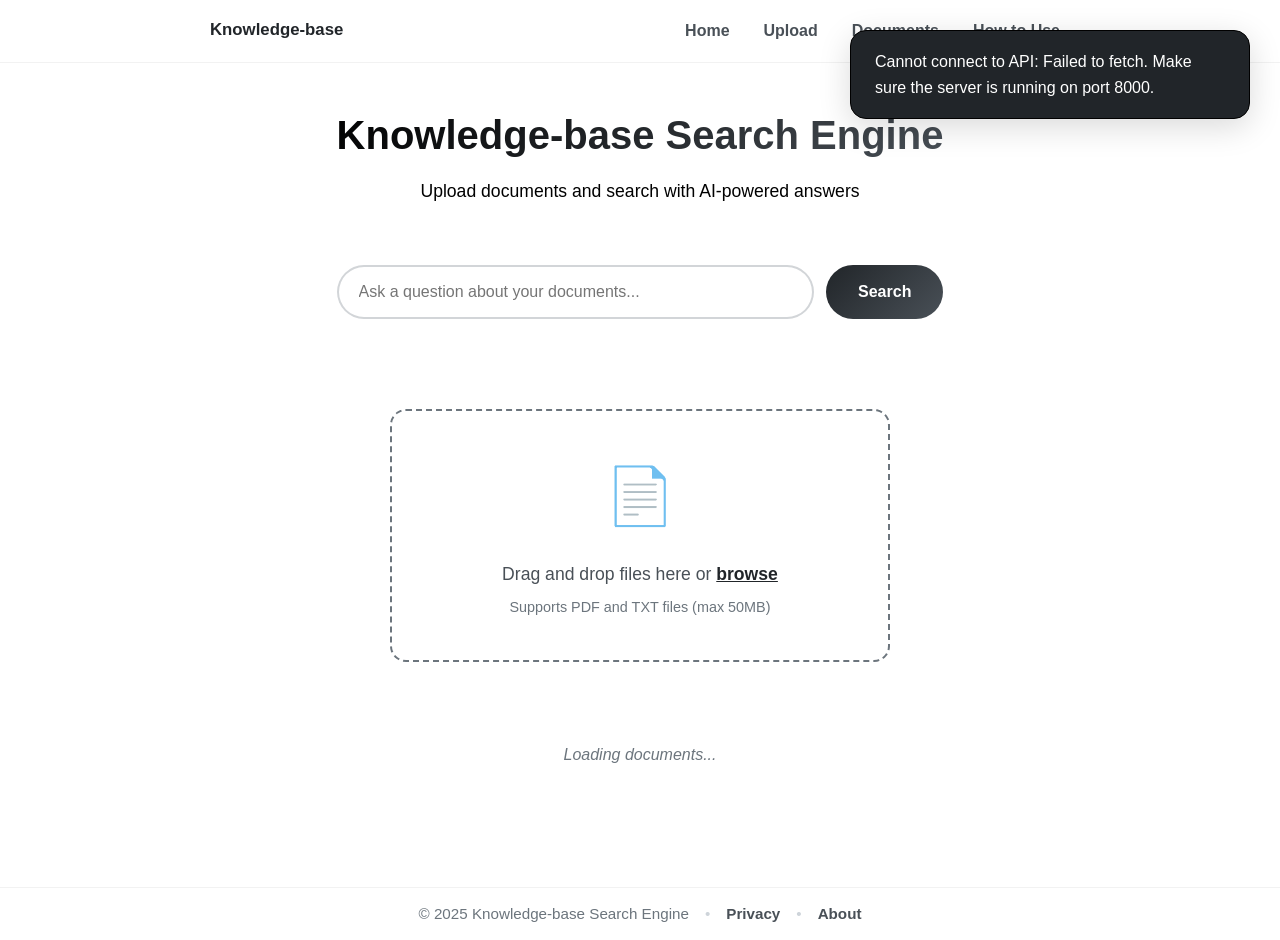
<file: frontend/index.html>
<!DOCTYPE html>
<html lang="en">
<head>
    <meta charset="UTF-8">
    <meta name="viewport" content="width=device-width, initial-scale=1.0">
    <title>Knowledge-base Search Engine</title>
    <link rel="stylesheet" href="styles.css">
</head>
<body>
    <!-- Top navigation -->
    <nav class="navbar">
        <div class="nav-inner">
            <a class="brand" href="#">Knowledge-base</a>
            <div class="nav-links">
                <a class="nav-link" href="#">Home</a>
                <a class="nav-link" href="#uploadArea">Upload</a>
                <a class="nav-link" href="#documentsList">Documents</a>
                <a class="nav-link" href="how-to-use.html">How to Use</a>
            </div>
        </div>
    </nav>
    <div class="app">
        <!-- Header -->
        <header class="header">
            <h1>Knowledge-base Search Engine</h1>
            <p class="subtitle">Upload documents and search with AI-powered answers</p>
        </header>

        <!-- Main Content Area -->
        <main class="main">
            <!-- Search Section (Primary) -->
            <div class="search-section">
                <div class="search-container">
                    <input type="text" id="searchInput" placeholder="Ask a question about your documents..." class="search-input">
                    <button id="searchButton" class="search-button">Search</button>
                </div>
                
                <div class="search-results" id="searchResults" style="display: none;">
                    <div class="answer-content" id="answerContent"></div>
                    <div class="sources-list" id="sourcesList"></div>
                </div>
                
                <div class="search-loading" id="searchLoading" style="display: none;">
                    <div class="loading-spinner"></div>
                    <p>Searching documents...</p>
                </div>
            </div>

            <!-- Upload Area -->
            <div class="upload-area" id="uploadArea">
                <div class="upload-icon">📄</div>
                <p class="upload-text">Drag and drop files here or <span class="upload-link">browse</span></p>
                <p class="upload-hint">Supports PDF and TXT files (max 50MB)</p>
                <input type="file" id="fileInput" accept=".pdf,.txt" multiple hidden>
            </div>
            
            <div class="upload-progress" id="uploadProgress" style="display: none;">
                <div class="progress-bar">
                    <div class="progress-fill" id="progressFill"></div>
                </div>
                <p class="progress-text" id="progressText">Uploading...</p>
            </div>

            <!-- Documents List -->
            <div class="documents-list" id="documentsList">
                <div class="loading" id="documentsLoading">Loading documents...</div>
            </div>
        </main>

        <!-- Status Messages -->
        <div class="status-message" id="statusMessage" style="display: none;"></div>
    </div>

    <!-- Footer (full width) -->
    <footer class="footer">
        <div class="footer-inner">
            <span>© 2025 Knowledge-base Search Engine</span>
            <span class="footer-divider">•</span>
            <a href="#" class="footer-link">Privacy</a>
            <span class="footer-divider">•</span>
            <a href="#" class="footer-link">About</a>
        </div>
    </footer>

    <script src="script.js"></script>
</body>
</html>
</file>
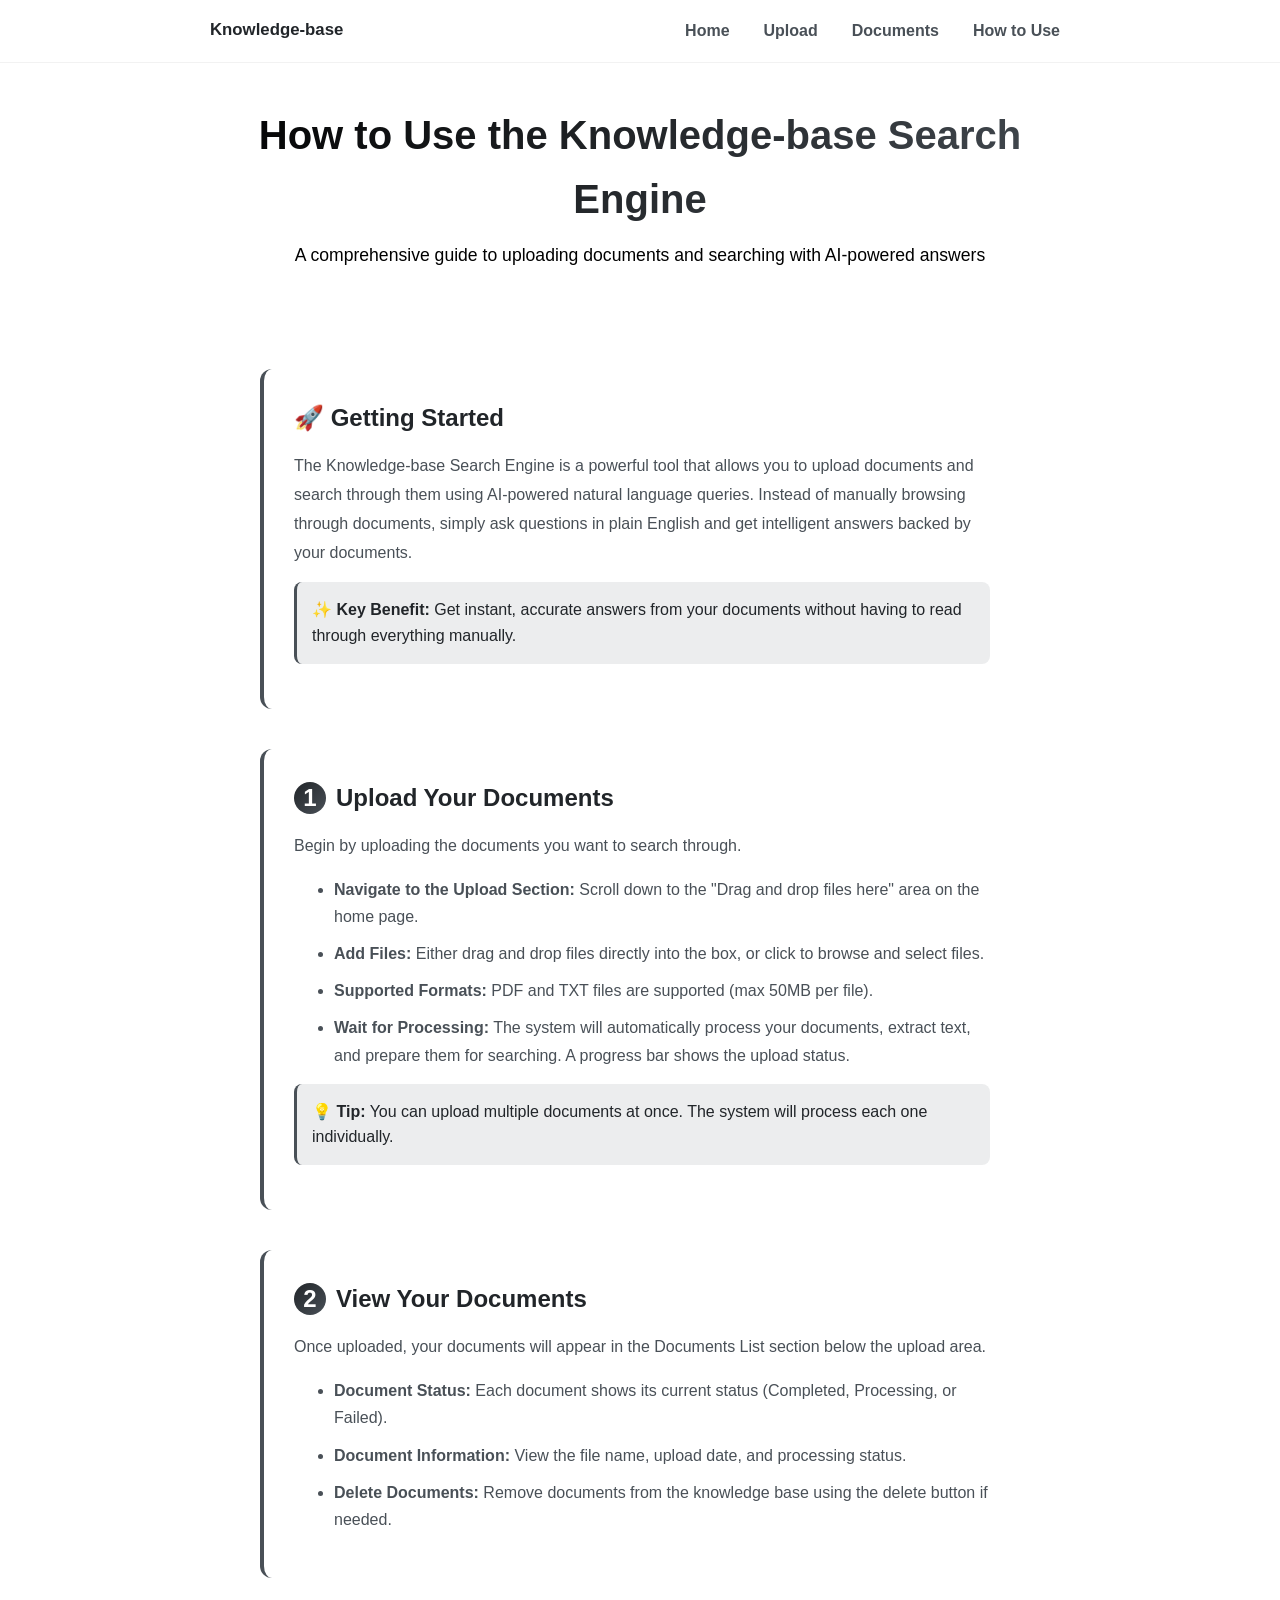
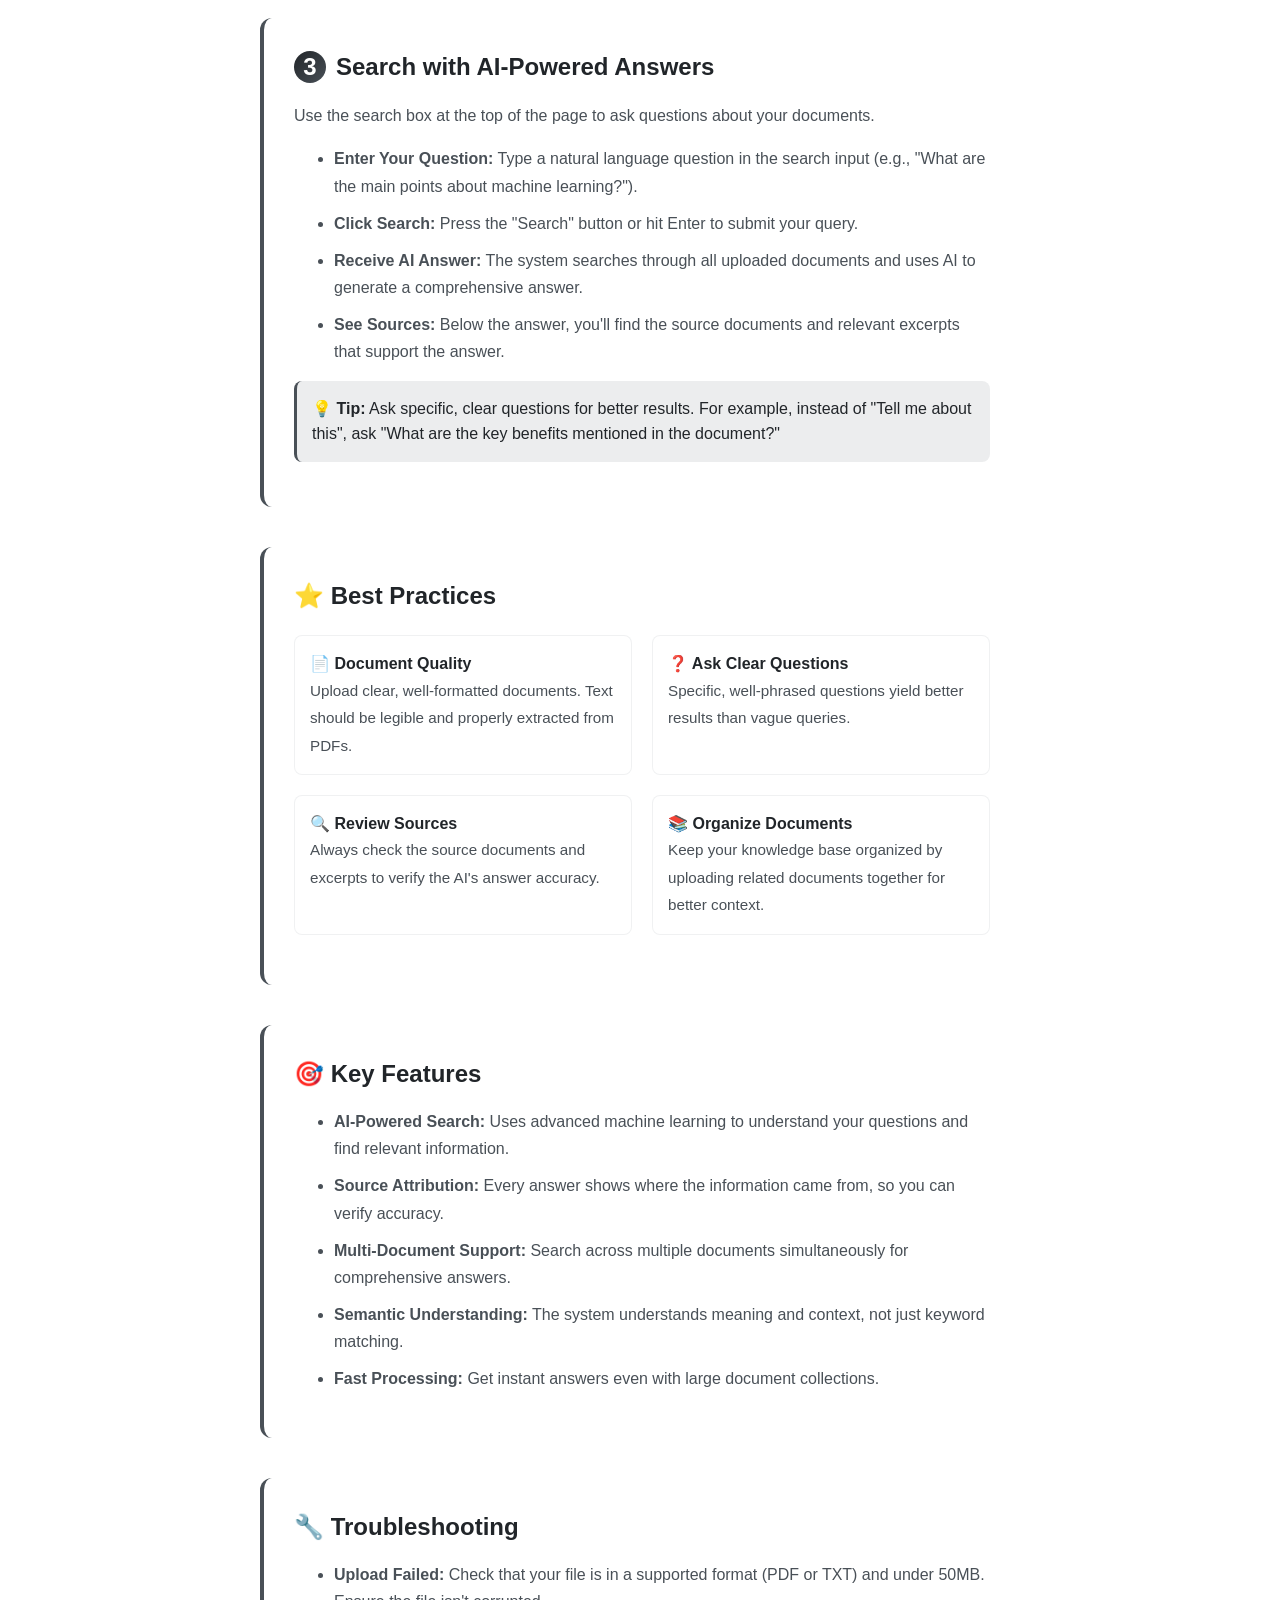
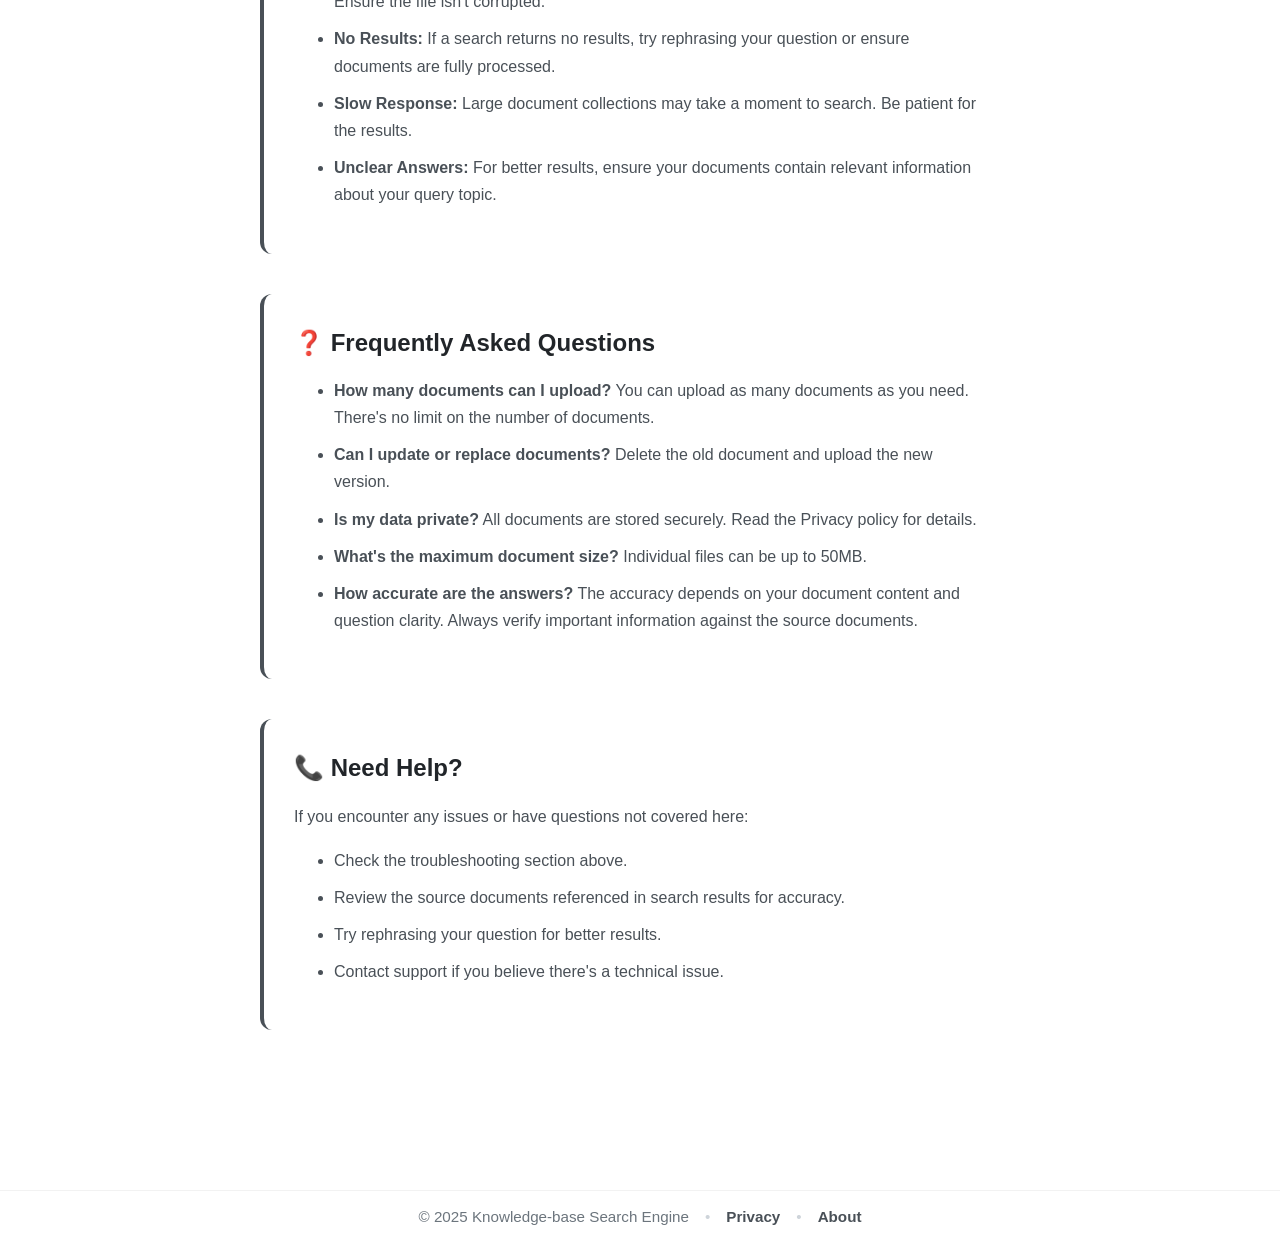
<file: frontend/how-to-use.html>
<!DOCTYPE html>
<html lang="en">
<head>
    <meta charset="UTF-8">
    <meta name="viewport" content="width=device-width, initial-scale=1.0">
    <title>How to Use - Knowledge-base Search Engine</title>
    <link rel="stylesheet" href="styles.css">
    <style>
        .guide-container {
            max-width: 800px;
            margin: 0 auto;
            padding: 40px 20px;
        }

        .guide-section {
            margin-bottom: 40px;
            background: var(--page-gradient);
            padding: 30px;
            border-radius: 12px;
            border-left: 4px solid #495057;
        }

        .guide-section h2 {
            font-size: 1.5rem;
            color: #212529;
            margin-bottom: 15px;
            font-weight: 600;
        }

        .guide-section p {
            color: #495057;
            line-height: 1.8;
            margin-bottom: 15px;
        }

        .guide-section ul {
            margin: 15px 0 15px 20px;
            padding-left: 20px;
        }

        .guide-section li {
            color: #495057;
            margin-bottom: 10px;
            line-height: 1.7;
        }

        .step-number {
            display: inline-block;
            width: 32px;
            height: 32px;
            background: linear-gradient(135deg, #212529 0%, #495057 100%);
            color: white;
            border-radius: 50%;
            text-align: center;
            line-height: 32px;
            margin-right: 10px;
            font-weight: 600;
        }

        .guide-highlight {
            background: rgba(73, 80, 87, 0.1);
            padding: 15px;
            border-radius: 8px;
            margin: 15px 0;
            border-left: 3px solid #495057;
        }

        .feature-grid {
            display: grid;
            grid-template-columns: 1fr 1fr;
            gap: 20px;
            margin: 20px 0;
        }

        .feature-card {
            background: rgba(255, 255, 255, 0.6);
            padding: 15px;
            border-radius: 8px;
            border: 1px solid rgba(108, 117, 125, 0.1);
        }

        .feature-card strong {
            color: #212529;
        }

        .feature-card p {
            margin-bottom: 0;
            font-size: 0.95rem;
        }

        /* Make page subtitle visible in black */
        .header .subtitle {
            color: #000000 !important;
        }

        @media (max-width: 768px) {
            .guide-container {
                padding: 20px 15px;
            }

            .guide-section {
                padding: 20px;
            }

            .feature-grid {
                grid-template-columns: 1fr;
            }
        }
    </style>
</head>
<body>
    <!-- Top navigation -->
    <nav class="navbar">
        <div class="nav-inner">
            <a class="brand" href="index.html">Knowledge-base</a>
            <div class="nav-links">
                <a class="nav-link" href="index.html">Home</a>
                <a class="nav-link" href="index.html#uploadArea">Upload</a>
                <a class="nav-link" href="index.html#documentsList">Documents</a>
                <a class="nav-link" href="how-to-use.html">How to Use</a>
            </div>
        </div>
    </nav>

    <div class="app">
        <!-- Page Header -->
        <header class="header">
            <h1>How to Use the Knowledge-base Search Engine</h1>
            <p class="subtitle">A comprehensive guide to uploading documents and searching with AI-powered answers</p>
        </header>

        <!-- Main Content -->
        <main class="guide-container">
            <!-- Getting Started -->
            <div class="guide-section">
                <h2>🚀 Getting Started</h2>
                <p>The Knowledge-base Search Engine is a powerful tool that allows you to upload documents and search through them using AI-powered natural language queries. Instead of manually browsing through documents, simply ask questions in plain English and get intelligent answers backed by your documents.</p>
                <div class="guide-highlight">
                    <strong>✨ Key Benefit:</strong> Get instant, accurate answers from your documents without having to read through everything manually.
                </div>
            </div>

            <!-- Step 1: Upload Documents -->
            <div class="guide-section">
                <h2><span class="step-number">1</span>Upload Your Documents</h2>
                <p>Begin by uploading the documents you want to search through.</p>
                <ul>
                    <li><strong>Navigate to the Upload Section:</strong> Scroll down to the "Drag and drop files here" area on the home page.</li>
                    <li><strong>Add Files:</strong> Either drag and drop files directly into the box, or click to browse and select files.</li>
                    <li><strong>Supported Formats:</strong> PDF and TXT files are supported (max 50MB per file).</li>
                    <li><strong>Wait for Processing:</strong> The system will automatically process your documents, extract text, and prepare them for searching. A progress bar shows the upload status.</li>
                </ul>
                <div class="guide-highlight">
                    <strong>💡 Tip:</strong> You can upload multiple documents at once. The system will process each one individually.
                </div>
            </div>

            <!-- Step 2: View Your Documents -->
            <div class="guide-section">
                <h2><span class="step-number">2</span>View Your Documents</h2>
                <p>Once uploaded, your documents will appear in the Documents List section below the upload area.</p>
                <ul>
                    <li><strong>Document Status:</strong> Each document shows its current status (Completed, Processing, or Failed).</li>
                    <li><strong>Document Information:</strong> View the file name, upload date, and processing status.</li>
                    <li><strong>Delete Documents:</strong> Remove documents from the knowledge base using the delete button if needed.</li>
                </ul>
            </div>

            <!-- Step 3: Search and Ask Questions -->
            <div class="guide-section">
                <h2><span class="step-number">3</span>Search with AI-Powered Answers</h2>
                <p>Use the search box at the top of the page to ask questions about your documents.</p>
                <ul>
                    <li><strong>Enter Your Question:</strong> Type a natural language question in the search input (e.g., "What are the main points about machine learning?").</li>
                    <li><strong>Click Search:</strong> Press the "Search" button or hit Enter to submit your query.</li>
                    <li><strong>Receive AI Answer:</strong> The system searches through all uploaded documents and uses AI to generate a comprehensive answer.</li>
                    <li><strong>See Sources:</strong> Below the answer, you'll find the source documents and relevant excerpts that support the answer.</li>
                </ul>
                <div class="guide-highlight">
                    <strong>💡 Tip:</strong> Ask specific, clear questions for better results. For example, instead of "Tell me about this", ask "What are the key benefits mentioned in the document?"
                </div>
            </div>

            <!-- Best Practices -->
            <div class="guide-section">
                <h2>⭐ Best Practices</h2>
                <div class="feature-grid">
                    <div class="feature-card">
                        <strong>📄 Document Quality</strong>
                        <p>Upload clear, well-formatted documents. Text should be legible and properly extracted from PDFs.</p>
                    </div>
                    <div class="feature-card">
                        <strong>❓ Ask Clear Questions</strong>
                        <p>Specific, well-phrased questions yield better results than vague queries.</p>
                    </div>
                    <div class="feature-card">
                        <strong>🔍 Review Sources</strong>
                        <p>Always check the source documents and excerpts to verify the AI's answer accuracy.</p>
                    </div>
                    <div class="feature-card">
                        <strong>📚 Organize Documents</strong>
                        <p>Keep your knowledge base organized by uploading related documents together for better context.</p>
                    </div>
                </div>
            </div>

            <!-- Features Explained -->
            <div class="guide-section">
                <h2>🎯 Key Features</h2>
                <ul>
                    <li><strong>AI-Powered Search:</strong> Uses advanced machine learning to understand your questions and find relevant information.</li>
                    <li><strong>Source Attribution:</strong> Every answer shows where the information came from, so you can verify accuracy.</li>
                    <li><strong>Multi-Document Support:</strong> Search across multiple documents simultaneously for comprehensive answers.</li>
                    <li><strong>Semantic Understanding:</strong> The system understands meaning and context, not just keyword matching.</li>
                    <li><strong>Fast Processing:</strong> Get instant answers even with large document collections.</li>
                </ul>
            </div>

            <!-- Troubleshooting -->
            <div class="guide-section">
                <h2>🔧 Troubleshooting</h2>
                <ul>
                    <li><strong>Upload Failed:</strong> Check that your file is in a supported format (PDF or TXT) and under 50MB. Ensure the file isn't corrupted.</li>
                    <li><strong>No Results:</strong> If a search returns no results, try rephrasing your question or ensure documents are fully processed.</li>
                    <li><strong>Slow Response:</strong> Large document collections may take a moment to search. Be patient for the results.</li>
                    <li><strong>Unclear Answers:</strong> For better results, ensure your documents contain relevant information about your query topic.</li>
                </ul>
            </div>

            <!-- FAQ -->
            <div class="guide-section">
                <h2>❓ Frequently Asked Questions</h2>
                <ul>
                    <li><strong>How many documents can I upload?</strong> You can upload as many documents as you need. There's no limit on the number of documents.</li>
                    <li><strong>Can I update or replace documents?</strong> Delete the old document and upload the new version.</li>
                    <li><strong>Is my data private?</strong> All documents are stored securely. Read the Privacy policy for details.</li>
                    <li><strong>What's the maximum document size?</strong> Individual files can be up to 50MB.</li>
                    <li><strong>How accurate are the answers?</strong> The accuracy depends on your document content and question clarity. Always verify important information against the source documents.</li>
                </ul>
            </div>

            <!-- Getting Help -->
            <div class="guide-section">
                <h2>📞 Need Help?</h2>
                <p>If you encounter any issues or have questions not covered here:</p>
                <ul>
                    <li>Check the troubleshooting section above.</li>
                    <li>Review the source documents referenced in search results for accuracy.</li>
                    <li>Try rephrasing your question for better results.</li>
                    <li>Contact support if you believe there's a technical issue.</li>
                </ul>
            </div>
        </main>
    </div>

    <!-- Footer (full width) -->
    <footer class="footer">
        <div class="footer-inner">
            <span>© 2025 Knowledge-base Search Engine</span>
            <span class="footer-divider">•</span>
            <a href="#" class="footer-link">Privacy</a>
            <span class="footer-divider">•</span>
            <a href="#" class="footer-link">About</a>
        </div>
    </footer>
</body>
</html>
</file>
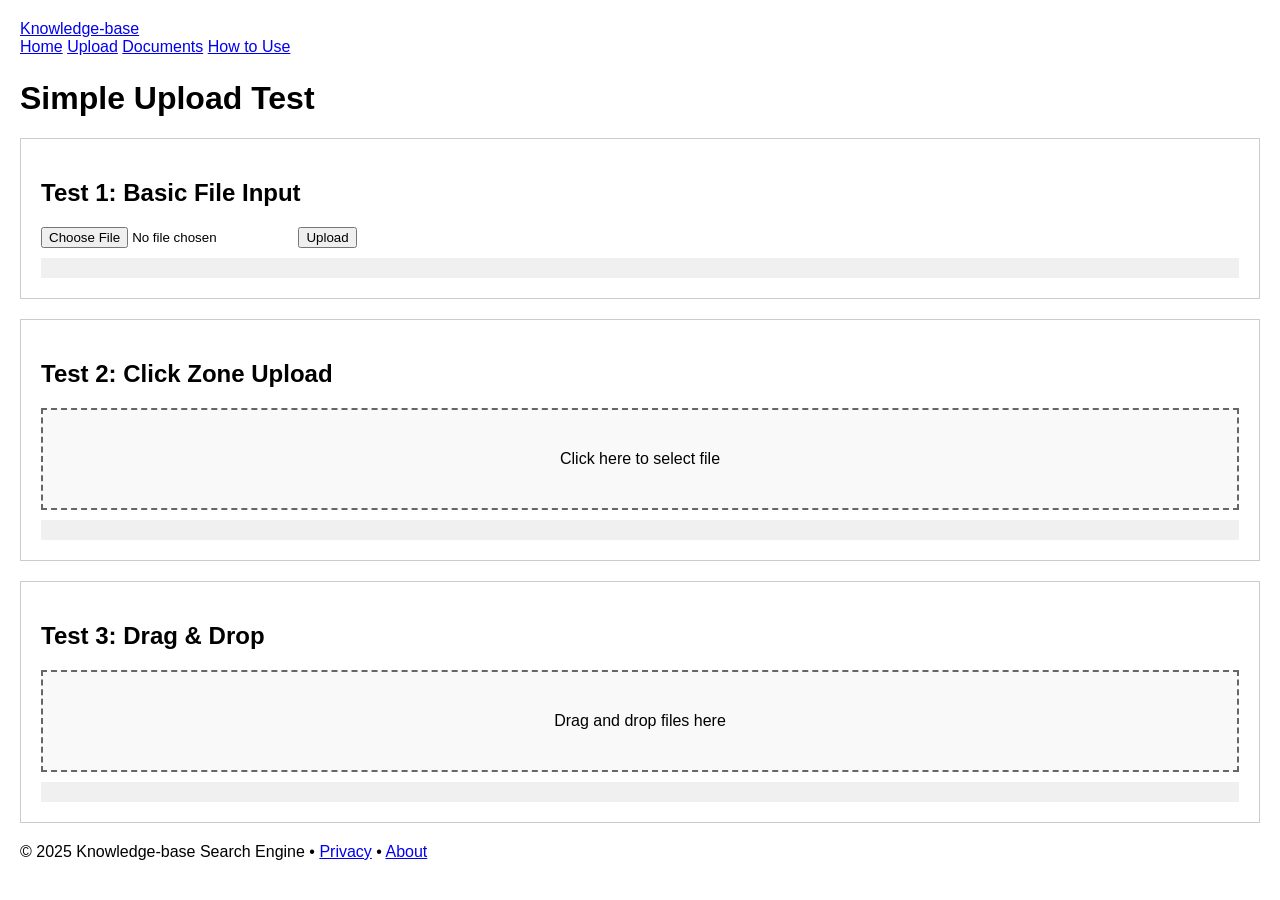
<file: frontend/simple_test.html>
<!DOCTYPE html>
<html lang="en">
<head>
    <meta charset="UTF-8">
    <meta name="viewport" content="width=device-width, initial-scale=1.0">
    <title>Simple Upload Test</title>
    <style>
        body { font-family: Arial, sans-serif; margin: 20px; }
        .test-area { margin: 20px 0; padding: 20px; border: 1px solid #ccc; }
        .upload-zone { 
            border: 2px dashed #666; 
            padding: 40px; 
            text-align: center; 
            cursor: pointer;
            background: #f9f9f9;
        }
        .upload-zone:hover { background: #f0f0f0; }
        .result { margin-top: 10px; padding: 10px; background: #f0f0f0; }
        .error { color: red; }
        .success { color: green; }
    </style>
</head>
<body>
    <!-- Top navigation -->
    <nav class="navbar">
        <div class="nav-inner">
            <a class="brand" href="index.html">Knowledge-base</a>
            <div class="nav-links">
                <a class="nav-link" href="index.html">Home</a>
                <a class="nav-link" href="index.html#uploadArea">Upload</a>
                <a class="nav-link" href="index.html#documentsList">Documents</a>
                <a class="nav-link" href="how-to-use.html">How to Use</a>
            </div>
        </div>
    </nav>

    <h1 style="margin-top: 24px;">Simple Upload Test</h1>
    
    <div class="test-area">
        <h2>Test 1: Basic File Input</h2>
        <input type="file" id="basicFileInput" accept=".pdf,.txt">
        <button onclick="testBasicUpload()">Upload</button>
        <div id="basicResult" class="result"></div>
    </div>
    
    <div class="test-area">
        <h2>Test 2: Click Zone Upload</h2>
        <div class="upload-zone" onclick="document.getElementById('clickFileInput').click()">
            Click here to select file
        </div>
        <input type="file" id="clickFileInput" accept=".pdf,.txt" style="display: none;">
        <div id="clickResult" class="result"></div>
    </div>
    
    <div class="test-area">
        <h2>Test 3: Drag & Drop</h2>
        <div class="upload-zone" id="dropZone">
            Drag and drop files here
        </div>
        <div id="dropResult" class="result"></div>
    </div>

    <script>
        const API_URL = 'http://localhost:8000';
        
        // Test 1: Basic file input
        async function testBasicUpload() {
            const fileInput = document.getElementById('basicFileInput');
            const resultDiv = document.getElementById('basicResult');
            
            if (!fileInput.files || fileInput.files.length === 0) {
                resultDiv.innerHTML = '<span class="error">No file selected</span>';
                return;
            }
            
            const file = fileInput.files[0];
            resultDiv.innerHTML = '<span>Uploading...</span>';
            
            try {
                const formData = new FormData();
                formData.append('file', file);
                
                const response = await fetch(`${API_URL}/documents`, {
                    method: 'POST',
                    body: formData
                });
                
                if (response.ok) {
                    const data = await response.json();
                    resultDiv.innerHTML = `<span class="success">Success!</span><br><pre>${JSON.stringify(data, null, 2)}</pre>`;
                } else {
                    const error = await response.text();
                    resultDiv.innerHTML = `<span class="error">Failed: ${response.status}</span><br><pre>${error}</pre>`;
                }
            } catch (error) {
                resultDiv.innerHTML = `<span class="error">Error: ${error.message}</span>`;
            }
        }
        
        // Test 2: Click zone
        document.getElementById('clickFileInput').addEventListener('change', async function(e) {
            const resultDiv = document.getElementById('clickResult');
            const file = e.target.files[0];
            
            if (!file) {
                resultDiv.innerHTML = '<span class="error">No file selected</span>';
                return;
            }
            
            resultDiv.innerHTML = '<span>Uploading...</span>';
            
            try {
                const formData = new FormData();
                formData.append('file', file);
                
                const response = await fetch(`${API_URL}/documents`, {
                    method: 'POST',
                    body: formData
                });
                
                if (response.ok) {
                    const data = await response.json();
                    resultDiv.innerHTML = `<span class="success">Success!</span><br><pre>${JSON.stringify(data, null, 2)}</pre>`;
                } else {
                    const error = await response.text();
                    resultDiv.innerHTML = `<span class="error">Failed: ${response.status}</span><br><pre>${error}</pre>`;
                }
            } catch (error) {
                resultDiv.innerHTML = `<span class="error">Error: ${error.message}</span>`;
            }
        });
        
        // Test 3: Drag and drop
        const dropZone = document.getElementById('dropZone');
        
        dropZone.addEventListener('dragover', (e) => {
            e.preventDefault();
            dropZone.style.background = '#e0e0e0';
        });
        
        dropZone.addEventListener('dragleave', (e) => {
            e.preventDefault();
            dropZone.style.background = '#f9f9f9';
        });
        
        dropZone.addEventListener('drop', async (e) => {
            e.preventDefault();
            dropZone.style.background = '#f9f9f9';
            
            const files = e.dataTransfer.files;
            const resultDiv = document.getElementById('dropResult');
            
            if (files.length === 0) {
                resultDiv.innerHTML = '<span class="error">No files dropped</span>';
                return;
            }
            
            const file = files[0];
            resultDiv.innerHTML = '<span>Uploading...</span>';
            
            try {
                const formData = new FormData();
                formData.append('file', file);
                
                const response = await fetch(`${API_URL}/documents`, {
                    method: 'POST',
                    body: formData
                });
                
                if (response.ok) {
                    const data = await response.json();
                    resultDiv.innerHTML = `<span class="success">Success!</span><br><pre>${JSON.stringify(data, null, 2)}</pre>`;
                } else {
                    const error = await response.text();
                    resultDiv.innerHTML = `<span class="error">Failed: ${response.status}</span><br><pre>${error}</pre>`;
                }
            } catch (error) {
                resultDiv.innerHTML = `<span class="error">Error: ${error.message}</span>`;
            }
        });
    </script>
        <!-- Footer (full width) -->
        <footer class="footer">
            <div class="footer-inner">
                <span>© 2025 Knowledge-base Search Engine</span>
                <span class="footer-divider">•</span>
                <a href="#" class="footer-link">Privacy</a>
                <span class="footer-divider">•</span>
                <a href="#" class="footer-link">About</a>
            </div>
        </footer>
</body>
</html>
</file>
<file: frontend/styles.css>
/* Knowledge-base Search Engine - Clean Single Page Design */

* {
    margin: 0;
    padding: 0;
    box-sizing: border-box;
}

:root {
    --page-gradient: #ffffff;
    --card-border: rgba(33,37,41,0.06);
    --muted: #6c757d;
}

html, body {
    height: 100%;
}

body {
    display: flex;
    flex-direction: column;
    font-family: -apple-system, BlinkMacSystemFont, 'Segoe UI', Roboto, Oxygen, Ubuntu, Cantarell, sans-serif;
    background: #ffffff;
    color: #212529;
    line-height: 1.6;
    min-height: 100vh;
}

/* Navigation bar */
.navbar {
    position: sticky;
    top: 0;
    width: 100%;
    background: rgba(255,255,255,0.85);
    backdrop-filter: blur(6px);
    border-bottom: 1px solid rgba(33,37,41,0.06);
    z-index: 100;
}
.nav-inner {
    max-width: 900px;
    margin: 0 auto;
    padding: 10px 20px;
    display: flex;
    align-items: center;
    justify-content: space-between;
    gap: 12px;
}
.brand {
    font-weight: 700;
    color: #212529;
    text-decoration: none;
    font-size: 1.05rem;
}
.nav-links {
    display: flex;
    gap: 14px;
    align-items: center;
}
.nav-link {
    color: #495057;
    text-decoration: none;
    padding: 8px 10px;
    border-radius: 8px;
    font-weight: 600;
}
.nav-link:hover {
    background: rgba(73,80,87,0.08);
    color: #212529;
}

/* Add spacing under sticky nav so body content isn't hidden */
.app { padding-top: 20px; }

/* Footer */
.footer {
    width: 100%;
    margin-top: 40px;
    border-top: 1px solid rgba(33,37,41,0.06);
    background: rgba(255,255,255,0.9);
    position: relative;
}
.footer-inner {
    max-width: 1200px; /* allow slightly wider centered content */
    margin: 0 auto;
    padding: 14px 20px;
    display: flex;
    gap: 8px;
    align-items: center;
    justify-content: center;
    color: #6c757d;
    font-size: 0.95rem;
}
.footer-link {
    color: #495057;
    text-decoration: none;
    font-weight: 600;
}
.footer-divider { margin: 0 8px; color: #ced4da; }

.app {
    max-width: 900px;
    margin: 0 auto;
    padding: 40px 20px;
    /* allow the main app area to grow so footer can be pushed to bottom */
    flex: 1 0 auto;
    display: flex;
    flex-direction: column;
}

/* Header */
.header {
    text-align: center;
    margin-bottom: 60px;
}

.header h1 {
    font-size: 2.5rem;
    font-weight: 700;
    margin-bottom: 10px;
    background: linear-gradient(135deg, #000000 0%, #495057 100%);
    -webkit-background-clip: text;
    -webkit-text-fill-color: transparent;
    background-clip: text;
}

.subtitle {
    font-size: 1.1rem;
    /* pure black for maximum visibility */
    color: #000000;
    font-weight: 300;
}

/* Main Content */
.main {
    display: flex;
    flex-direction: column;
    gap: 40px;
    align-items: center;
}

/* Search Section */
.search-section {
    width: 100%;
    max-width: 700px;
    margin-bottom: 20px;
}

/* Upload Area */
.upload-area {
    width: 100%;
    max-width: 500px;
    border: 2px dashed var(--muted);
    border-radius: 16px;
    padding: 40px 30px;
    text-align: center;
    cursor: pointer;
    transition: all 0.3s ease;
    /* use the same page gradient so the card matches the page */
    background: var(--page-gradient);
    backdrop-filter: blur(6px);
}

.upload-area:hover {
    border-color: #495057;
    /* slightly lighten the card on hover while keeping same gradient */
    background: linear-gradient(135deg, #ffffff 0%, #f1f3f5 100%);
    transform: translateY(-2px);
    box-shadow: 0 8px 25px rgba(0, 0, 0, 0.1);
}

.upload-area.dragover {
    border-color: #212529;
    background: linear-gradient(135deg, #ffffff 0%, #f3f4f5 100%);
    transform: translateY(-2px);
    box-shadow: 0 12px 30px rgba(0, 0, 0, 0.15);
}

.upload-icon {
    font-size: 3rem;
    margin-bottom: 15px;
    color: var(--muted);
}

.upload-text {
    font-size: 1.1rem;
    color: #495057;
    margin-bottom: 8px;
}

.upload-link {
    color: #212529;
    font-weight: 600;
    text-decoration: underline;
    cursor: pointer;
}

.upload-hint {
    font-size: 0.9rem;
    color: #6c757d;
}

/* Progress Bar */
.upload-progress {
    margin-top: 20px;
}

.progress-bar {
    width: 100%;
    height: 8px;
    background-color: #e9ecef;
    border-radius: 4px;
    overflow: hidden;
}

.progress-fill {
    height: 100%;
    background: linear-gradient(90deg, #495057 0%, #212529 100%);
    width: 0%;
    transition: width 0.3s ease;
}

.progress-text {
    text-align: center;
    margin-top: 10px;
    color: #495057;
    font-weight: 500;
}

/* Documents List */
.documents-list {
    width: 100%;
    max-width: 600px;
}

.document-item {
    display: flex;
    justify-content: space-between;
    align-items: center;
    padding: 16px 20px;
    border: 1px solid rgba(108, 117, 125, 0.12);
    border-radius: 12px;
    margin-bottom: 12px;
    /* match page gradient so cards and page share the same base color */
    background: var(--page-gradient);
    backdrop-filter: blur(6px);
    transition: all 0.3s ease;
}

.document-item:hover {
    background: rgba(255, 255, 255, 0.95);
    border-color: #6c757d;
    transform: translateY(-1px);
    box-shadow: 0 4px 15px rgba(0, 0, 0, 0.08);
}

.document-info {
    flex: 1;
}

.document-name {
    font-weight: 600;
    color: #212529;
    margin-bottom: 5px;
}

.document-meta {
    font-size: 0.9rem;
    color: #6c757d;
}

.document-status {
    padding: 4px 12px;
    border-radius: 20px;
    font-size: 0.8rem;
    font-weight: 500;
    text-transform: uppercase;
}

.status-completed {
    background-color: #495057;
    color: white;
}

.status-processing {
    background-color: #6c757d;
    color: white;
}

.status-failed {
    background-color: #212529;
    color: white;
}

.document-actions {
    display: flex;
    gap: 10px;
}

.btn-delete {
    background: rgba(108, 117, 125, 0.1);
    border: 1px solid #6c757d;
    color: #6c757d;
    padding: 8px 16px;
    border-radius: 12px;
    cursor: pointer;
    font-size: 0.8rem;
    transition: all 0.3s ease;
    position: relative;
    overflow: hidden;
}

.btn-delete::before {
    content: '';
    position: absolute;
    top: 0;
    left: -100%;
    width: 100%;
    height: 100%;
    background: linear-gradient(90deg, transparent, rgba(33, 37, 41, 0.1), transparent);
    transition: left 0.3s ease;
}

.btn-delete:hover {
    background: linear-gradient(135deg, #212529 0%, #495057 100%);
    color: white;
    border-color: #212529;
    transform: translateY(-1px);
    box-shadow: 0 4px 12px rgba(33, 37, 41, 0.2);
}

.btn-delete:hover::before {
    left: 100%;
}

/* Search Container */
.search-container {
    display: flex;
    gap: 12px;
    margin-bottom: 30px;
    width: 100%;
}

.search-input {
    flex: 1;
    padding: 16px 20px;
    border: 2px solid rgba(108, 117, 125, 0.3);
    border-radius: 50px;
    font-size: 1rem;
    transition: all 0.3s ease;
    background: var(--page-gradient);
    backdrop-filter: blur(10px);
}

.search-input:focus {
    outline: none;
    border-color: #495057;
    background: rgba(255, 255, 255, 1);
    box-shadow: 0 0 0 3px rgba(73, 80, 87, 0.1);
}

.search-button {
    padding: 16px 32px;
    background: linear-gradient(135deg, #212529 0%, #495057 100%);
    color: white;
    border: none;
    border-radius: 50px;
    font-size: 1rem;
    font-weight: 600;
    cursor: pointer;
    transition: all 0.3s ease;
    white-space: nowrap;
}

.search-button:hover {
    background: linear-gradient(135deg, #000000 0%, #212529 100%);
    transform: translateY(-1px);
    box-shadow: 0 4px 15px rgba(0, 0, 0, 0.2);
}

.search-button:disabled {
    background: #6c757d;
    cursor: not-allowed;
    transform: none;
    box-shadow: none;
}

/* Search Results */
.search-results {
    width: 100%;
    margin-top: 30px;
}

.answer-content {
    /* match page gradient */
    background: var(--page-gradient);
    backdrop-filter: blur(6px);
    padding: 30px;
    border-radius: 16px;
    border-left: 4px solid #495057;
    line-height: 1.8;
    color: #212529;
    font-size: 1rem;
    white-space: pre-line;
    margin-bottom: 20px;
    box-shadow: 0 4px 20px rgba(0, 0, 0, 0.05);
}

.answer-content h3 {
    margin: 20px 0 10px 0;
    color: #212529;
    font-weight: 600;
}

.answer-content ul {
    margin: 15px 0;
    padding-left: 20px;
}

.answer-content li {
    margin: 8px 0;
    line-height: 1.6;
}

.answer-content p {
    margin: 15px 0;
    line-height: 1.7;
}

.answer-content strong {
    color: #000;
    font-weight: 600;
}

.answer-content .section {
    margin: 20px 0;
}

.answer-content .bullet-point {
    margin: 10px 0;
    padding-left: 15px;
    position: relative;
}

.answer-content .bullet-point::before {
    content: "•";
    position: absolute;
    left: 0;
    color: #495057;
    font-weight: bold;
}

.sources-list {
    display: grid;
    gap: 15px;
}

.source-item {
    /* align with the page gradient */
    background: var(--page-gradient);
    padding: 20px;
    border-radius: 12px;
    border: 1px solid rgba(233, 236, 239, 0.6);
    transition: all 0.3s ease;
    position: relative;
}

.source-item:hover {
    transform: translateY(-2px);
    box-shadow: 0 6px 20px rgba(0, 0, 0, 0.08);
    border-color: #6c757d;
}

.source-title {
    font-weight: 600;
    color: #212529;
    margin-bottom: 8px;
}

.source-content {
    color: #495057;
    font-size: 0.9rem;
    line-height: 1.6;
}

.source-score {
    font-size: 0.8rem;
    color: #6c757d;
    margin-top: 8px;
}

/* Loading States */
.loading {
    text-align: center;
    padding: 40px;
    color: var(--muted);
    font-style: italic;
}

.search-loading {
    text-align: center;
    padding: 40px;
    color: #6c757d;
}

.loading-spinner {
    width: 40px;
    height: 40px;
    border: 3px solid #e9ecef;
    border-top: 3px solid #495057;
    border-radius: 50%;
    animation: spin 1s linear infinite;
    margin: 0 auto 15px;
}

@keyframes spin {
    0% { transform: rotate(0deg); }
    100% { transform: rotate(360deg); }
}

/* Status Messages */
.status-message {
    position: fixed;
    top: 30px;
    right: 30px;
    padding: 18px 24px;
    border-radius: 16px;
    font-weight: 500;
    z-index: 1000;
    max-width: 400px;
    box-shadow: 0 8px 32px rgba(0, 0, 0, 0.15);
    backdrop-filter: blur(10px);
    animation: slideIn 0.3s ease-out;
}

@keyframes slideIn {
    from {
        transform: translateX(100%);
        opacity: 0;
    }
    to {
        transform: translateX(0);
        opacity: 1;
    }
}

.status-success {
    background-color: #495057;
    color: white;
    border: 1px solid #212529;
}

.status-error {
    background-color: #212529;
    color: white;
    border: 1px solid #000000;
}

.status-info {
    background-color: #6c757d;
    color: white;
    border: 1px solid #495057;
}

/* Responsive Design */
@media (max-width: 768px) {
    .container {
        padding: 15px;
    }
    
    .header h1 {
        font-size: 2rem;
    }
    
    .search-container {
        flex-direction: column;
    }
    
    .document-item {
        flex-direction: column;
        align-items: flex-start;
        gap: 10px;
    }
    
    .document-actions {
        align-self: flex-end;
    }
}

/* Utility Classes */
.hidden {
    display: none !important;
}

.text-center {
    text-align: center;
}

.mb-20 {
    margin-bottom: 20px;
}/* Mod
ern Enhancements */
.upload-icon {
    font-size: 3.5rem;
    margin-bottom: 20px;
    color: #6c757d;
    transition: all 0.3s ease;
}

.upload-area:hover .upload-icon {
    transform: scale(1.1);
    color: #495057;
}

/* Smooth scrolling */
html {
    scroll-behavior: smooth;
}

/* Custom scrollbar */
::-webkit-scrollbar {
    width: 8px;
}

::-webkit-scrollbar-track {
    background: #f8f9fa;
    border-radius: 4px;
}

::-webkit-scrollbar-thumb {
    background: linear-gradient(180deg, #6c757d, #495057);
    border-radius: 4px;
}

::-webkit-scrollbar-thumb:hover {
    background: linear-gradient(180deg, #495057, #212529);
}

/* Loading animations */
@keyframes pulse {
    0%, 100% { opacity: 1; }
    50% { opacity: 0.5; }
}

.loading {
    animation: pulse 2s infinite;
}

/* Subtle animations for better UX */
* {
    transition: color 0.2s ease, background-color 0.2s ease;
}

/* Focus styles for accessibility */
button:focus,
input:focus {
    outline: 2px solid #495057;
    outline-offset: 2px;
}

/* Modern glass effect for sections */
section {
    backdrop-filter: blur(20px);
    -webkit-backdrop-filter: blur(20px);
}

/* Improved mobile responsiveness */
@media (max-width: 768px) {
    .container {
        padding: 20px 15px;
    }
    
    .header {
        padding: 30px 20px;
        border-radius: 16px;
        margin-bottom: 30px;
    }
    
    section {
        padding: 25px 20px;
        border-radius: 16px;
    }
    
    .search-container {
        flex-direction: column;
        gap: 12px;
    }
    
    .search-input,
    .search-button {
        border-radius: 12px;
    }
}
</file>
